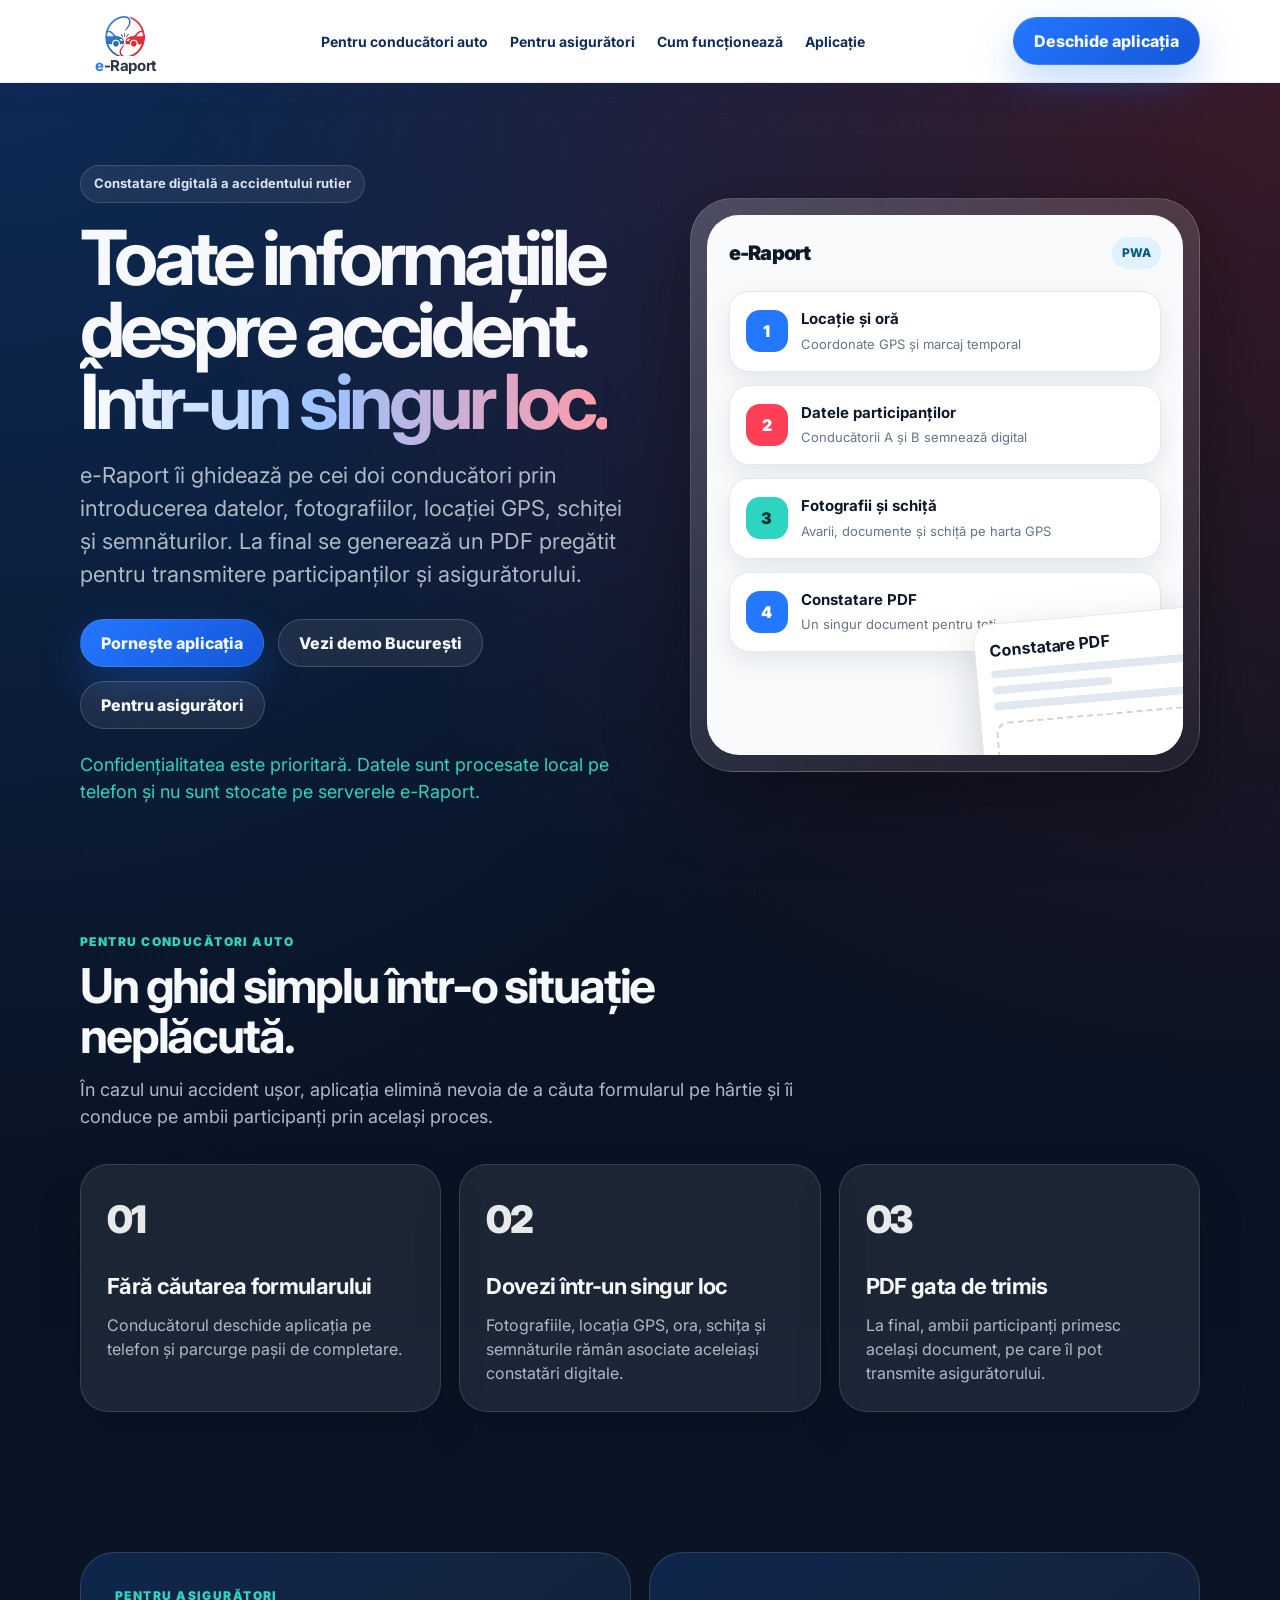
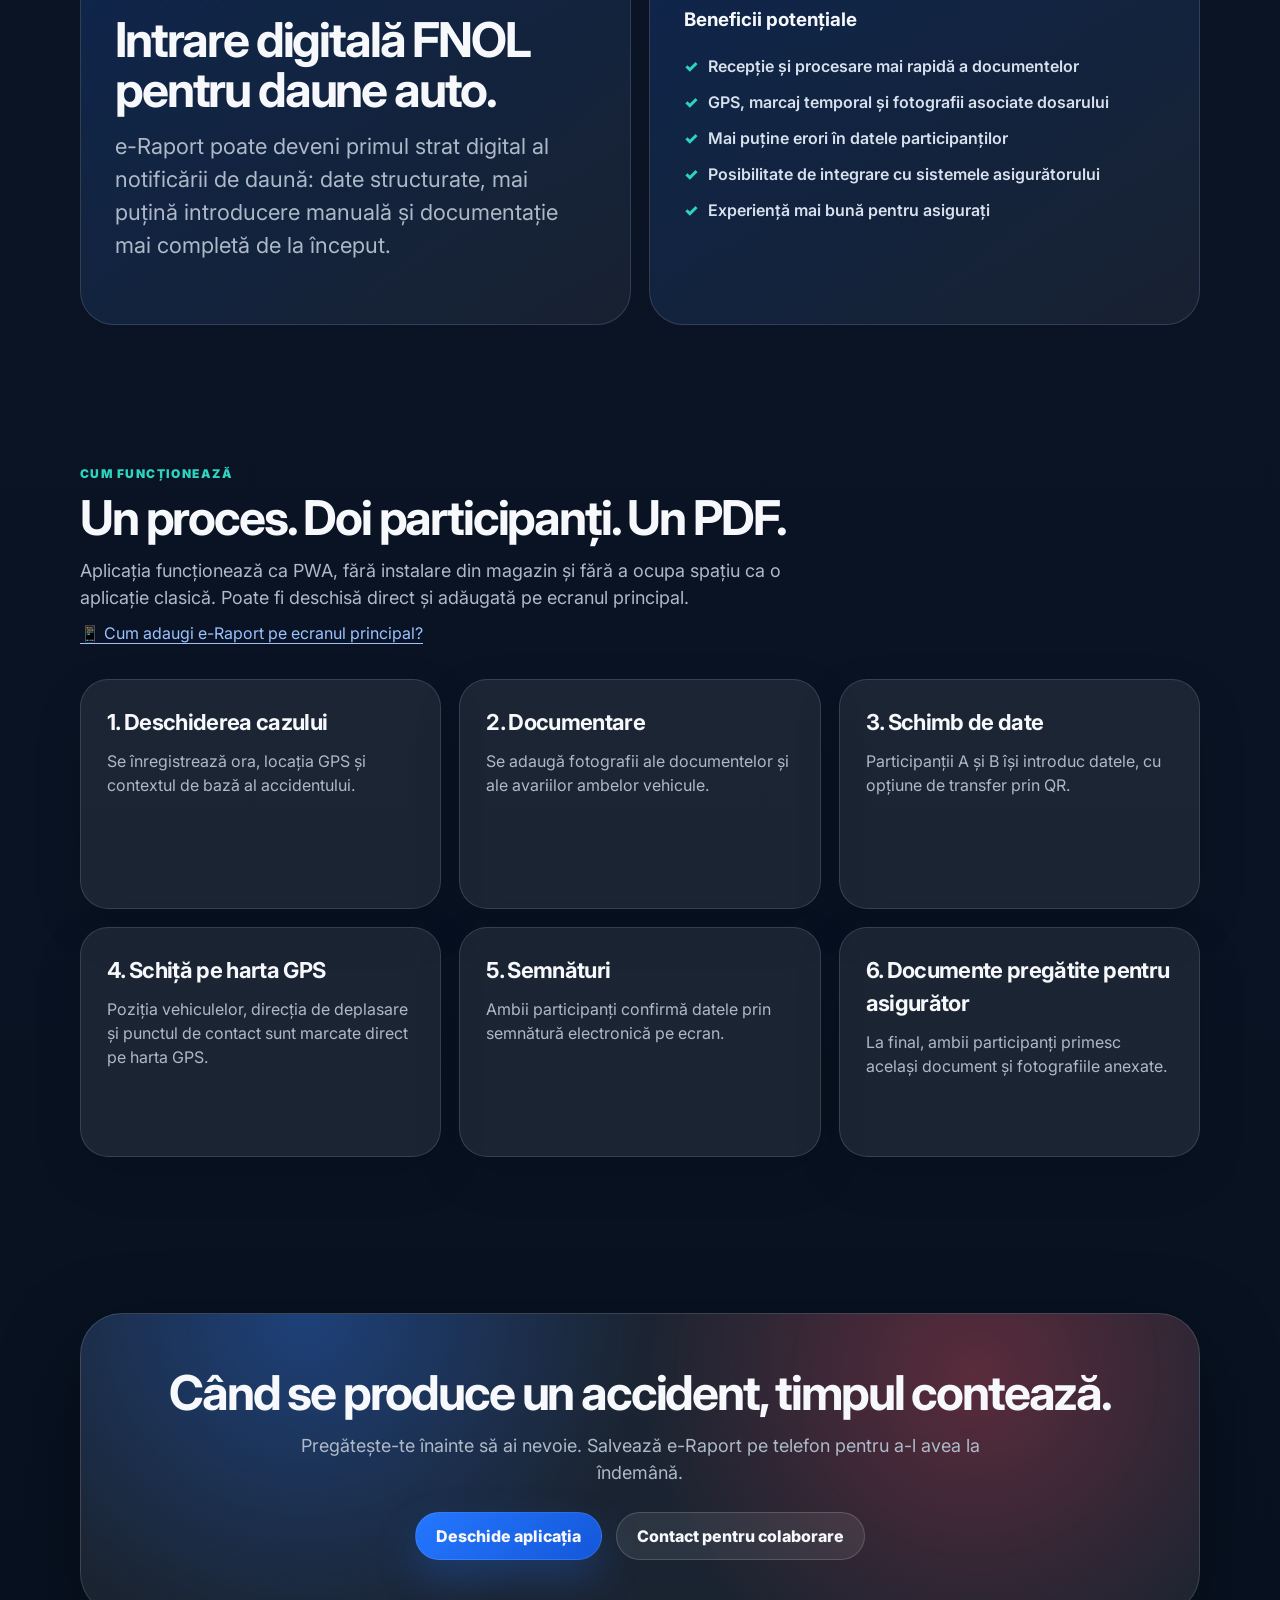
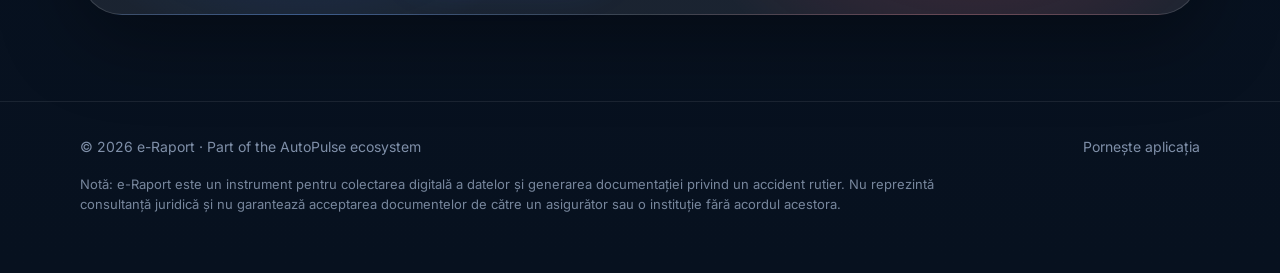
<file: index.html>
<!DOCTYPE html>
<html lang="ro" translate="no">
<head>
  <meta charset="UTF-8" />
  <meta name="google" content="notranslate" />
  <meta name="viewport" content="width=device-width, initial-scale=1.0" />
  <title>e-Raport România — Constatare amiabilă digitală</title>
  <meta name="description" content="e-Raport este un instrument digital pentru colectarea datelor, fotografiilor, locației GPS, schiței și semnăturilor după un accident rutier." />
  <link rel="preconnect" href="https://fonts.googleapis.com">
  <link rel="preconnect" href="https://fonts.gstatic.com" crossorigin>
  <link href="https://fonts.googleapis.com/css2?family=Inter:wght@400;500;600;700;800&display=swap" rel="stylesheet">
  <style>
    :root {
      --bg: #07111f;
      --bg-soft: #0d1b2f;
      --card: rgba(255,255,255,0.08);
      --card-border: rgba(255,255,255,0.13);
      --text: #f6f8fb;
      --muted: #aeb9c8;
      --blue: #2477ff;
      --red: #ff3f55;
      --green: #2dd4bf;
      --white: #ffffff;
      --shadow: 0 24px 80px rgba(0,0,0,0.35);
      --radius: 28px;
    }

    * { box-sizing: border-box; }

    html { scroll-behavior: smooth; }

    body {
      margin: 0;
      font-family: 'Inter', system-ui, -apple-system, BlinkMacSystemFont, 'Segoe UI', sans-serif;
      background:
        radial-gradient(circle at top left, rgba(36,119,255,0.26), transparent 32%),
        radial-gradient(circle at top right, rgba(255,63,85,0.22), transparent 30%),
        linear-gradient(180deg, #07111f 0%, #0a1425 45%, #07111f 100%);
      color: var(--text);
      line-height: 1.5;
    }

    a { color: inherit; text-decoration: none; }

    .brand-logo {
      height: 72px;
      width: auto;
      display: block;
    }

    .brand-lockup {
      display: inline-flex;
      flex-direction: column;
      align-items: center;
      justify-content: center;
      min-width: 92px;
      line-height: 1;
    }
    .brand-mark-crop {
      display: block;
      width: 64px;
      height: 46px;
      overflow: hidden;
      position: relative;
    }
    .brand-mark-crop img {
      position: absolute;
      width: 74px;
      height: 74px;
      max-width: none;
      left: 50%;
      top: -1px;
      transform: translateX(-50%);
    }
    .brand-wordmark {
      margin-top: 2px;
      color: #2d3441;
      font-weight: 700;
      font-size: 15px;
      letter-spacing: -0.03em;
    }
    .brand-wordmark .brand-e { color: #2477ff; }


    .container {
      width: min(1120px, calc(100% - 32px));
      margin: 0 auto;
    }

    header {
      position: sticky;
      top: 0;
      z-index: 50;
      backdrop-filter: blur(18px);
      background: #ffffff;
      border-bottom: 1px solid rgba(15,45,92,0.10);
      box-shadow: 0 10px 30px rgba(15,45,92,0.08);
    }

    .nav {
      display: flex;
      align-items: center;
      justify-content: space-between;
      min-height: 82px;
      gap: 20px;
    }

    .brand {
      display: flex;
      align-items: center;
      gap: 12px;
      font-weight: 800;
      letter-spacing: -0.03em;
      font-size: 22px;
    }

    .logo-mark {
      width: 42px;
      height: 42px;
      border-radius: 50%;
      background: conic-gradient(from 140deg, var(--blue), var(--blue) 43%, #fff 43%, #fff 47%, var(--red) 47%, var(--red));
      display: grid;
      place-items: center;
      box-shadow: 0 12px 30px rgba(36,119,255,0.22);
    }

    .logo-mark span {
      width: 20px;
      height: 20px;
      border-radius: 50%;
      background: rgba(7,17,31,0.92);
      display: block;
    }

    .nav-links {
      display: flex;
      align-items: center;
      gap: 22px;
      color: #0f2d5c;
      font-size: 14px;
      font-weight: 700;
    }

    .nav-links a:hover { color: var(--blue); }

    .btn {
      display: inline-flex;
      align-items: center;
      justify-content: center;
      gap: 10px;
      min-height: 48px;
      padding: 0 20px;
      border-radius: 999px;
      font-weight: 800;
      border: 1px solid rgba(255,255,255,0.16);
      background: rgba(255,255,255,0.08);
      color: var(--text);
      transition: transform .18s ease, background .18s ease, border .18s ease;
    }

    .btn:hover { transform: translateY(-2px); background: rgba(255,255,255,0.13); }

    .btn-primary {
      background: linear-gradient(135deg, var(--blue), #1457d9);
      border-color: rgba(255,255,255,0.1);
      box-shadow: 0 18px 42px rgba(36,119,255,0.28);
    }

    .btn-primary:hover { background: linear-gradient(135deg, #3182ff, #155eea); }

    .hero {
      padding: 82px 0 58px;
    }

    .hero-grid {
      display: grid;
      grid-template-columns: 1.05fr .95fr;
      gap: 46px;
      align-items: center;
    }

    .badge {
      display: inline-flex;
      align-items: center;
      gap: 8px;
      padding: 8px 13px;
      border: 1px solid rgba(255,255,255,0.14);
      background: rgba(255,255,255,0.07);
      color: #dce6f5;
      border-radius: 999px;
      font-size: 13px;
      font-weight: 700;
      margin-bottom: 18px;
    }

    h1 {
      font-size: clamp(42px, 6vw, 76px);
      line-height: .95;
      margin: 0 0 22px;
      letter-spacing: -0.065em;
    }

    .gradient-text {
      background: linear-gradient(90deg, #fff, #9cc2ff 46%, #ff9aa7);
      -webkit-background-clip: text;
      color: transparent;
    }

    .lead {
      color: var(--muted);
      font-size: clamp(18px, 2.2vw, 22px);
      max-width: 650px;
      margin: 0 0 28px;
    }

    .hero-actions { display: flex; flex-wrap: wrap; gap: 14px; margin-bottom: 22px; }

    .microcopy { color: var(--green); font-size: 18px; margin: 0; }

    .phone-card {
      position: relative;
      border-radius: 42px;
      padding: 16px;
      background: linear-gradient(145deg, rgba(255,255,255,0.2), rgba(255,255,255,0.05));
      border: 1px solid rgba(255,255,255,0.16);
      box-shadow: var(--shadow);
      overflow: hidden;
    }

    .phone-screen {
      border-radius: 32px;
      background: #f8fafc;
      color: #0f172a;
      padding: 22px;
      min-height: 540px;
      position: relative;
      overflow: hidden;
    }

    .app-top {
      display: flex;
      align-items: center;
      justify-content: space-between;
      margin-bottom: 22px;
    }

    .app-title { font-weight: 900; font-size: 20px; letter-spacing: -0.04em; }

    .pill { font-size: 12px; font-weight: 800; color: #075985; background: #e0f2fe; padding: 7px 10px; border-radius: 999px; }

    .step-card {
      background: #fff;
      border: 1px solid #e5e7eb;
      box-shadow: 0 10px 26px rgba(15,23,42,0.08);
      border-radius: 20px;
      padding: 16px;
      margin-bottom: 13px;
      display: flex;
      align-items: center;
      gap: 13px;
    }

    .step-icon {
      width: 42px;
      height: 42px;
      border-radius: 14px;
      display: grid;
      place-items: center;
      color: white;
      font-weight: 900;
      flex: 0 0 auto;
    }

    .step-icon.blue { background: var(--blue); }
    .step-icon.red { background: var(--red); }
    .step-icon.green { background: var(--green); color: #042f2e; }

    .step-card strong { display: block; font-size: 15px; }
    .step-card span { color: #64748b; font-size: 13px; }

    .pdf-preview {
      position: absolute;
      right: -26px;
      bottom: -32px;
      width: 230px;
      background: #fff;
      border: 1px solid #e5e7eb;
      border-radius: 18px;
      box-shadow: 0 18px 45px rgba(15,23,42,0.18);
      padding: 14px;
      transform: rotate(-5deg);
    }

    .pdf-line { height: 8px; border-radius: 99px; background: #e2e8f0; margin: 8px 0; }
    .pdf-line.short { width: 60%; }
    .pdf-box { height: 58px; border-radius: 12px; border: 2px dashed #cbd5e1; margin-top: 12px; }

    section { padding: 70px 0; }

    .section-head { max-width: 760px; margin-bottom: 34px; }
    .eyebrow { color: var(--green); font-weight: 900; text-transform: uppercase; letter-spacing: .12em; font-size: 12px; }
    h2 { font-size: clamp(32px, 4vw, 48px); line-height: 1.05; margin: 10px 0 14px; letter-spacing: -0.045em; }
    .section-head p { color: var(--muted); font-size: 18px; margin: 0; }

    .cards {
      display: grid;
      grid-template-columns: repeat(3, 1fr);
      gap: 18px;
    }

    .card {
      background: var(--card);
      border: 1px solid var(--card-border);
      border-radius: var(--radius);
      padding: 26px;
      min-height: 230px;
      box-shadow: 0 18px 50px rgba(0,0,0,0.12);
    }

    .card h3 { margin: 0 0 10px; font-size: 22px; letter-spacing: -0.03em; }
    .card p { margin: 0; color: var(--muted); }
    .card .num { font-size: 38px; font-weight: 900; letter-spacing: -0.06em; color: #fff; opacity: .9; margin-bottom: 22px; }

    .split {
      display: grid;
      grid-template-columns: 1fr 1fr;
      gap: 18px;
    }

    .feature-list { list-style: none; padding: 0; margin: 20px 0 0; display: grid; gap: 12px; }
    .feature-list li {
      display: flex;
      align-items: flex-start;
      gap: 10px;
      color: #d7e0ec;
      font-weight: 600;
    }
    .check { color: var(--green); font-weight: 900; }

    .dark-panel {
      background: linear-gradient(145deg, rgba(36,119,255,0.18), rgba(255,255,255,0.06));
      border: 1px solid rgba(255,255,255,0.13);
      border-radius: 34px;
      padding: 34px;
    }

    .cta {
      padding: 86px 0;
    }

    .cta-box {
      text-align: center;
      border-radius: 42px;
      padding: 54px 28px;
      background:
        radial-gradient(circle at 20% 0%, rgba(36,119,255,0.35), transparent 36%),
        radial-gradient(circle at 80% 20%, rgba(255,63,85,0.28), transparent 36%),
        rgba(255,255,255,0.08);
      border: 1px solid rgba(255,255,255,0.14);
      box-shadow: var(--shadow);
    }

    .cta-box h2 { margin-top: 0; }
    .cta-box p { color: var(--muted); font-size: 18px; max-width: 720px; margin: 0 auto 26px; }

    footer {
      padding: 34px 0 46px;
      color: #7f8fa8;
      border-top: 1px solid rgba(255,255,255,0.08);
      font-size: 14px;
    }

    .footer-row {
      display: flex;
      align-items: center;
      justify-content: space-between;
      gap: 20px;
      flex-wrap: wrap;
    }

    .disclaimer {
      margin-top: 18px;
      color: #77869c;
      font-size: 13px;
      max-width: 900px;
    }

    @media (max-width: 900px) {
      .hero-grid, .split { grid-template-columns: 1fr; }
      .cards { grid-template-columns: 1fr; }
      .nav-links { display: none; }
      .hero { padding-top: 54px; }
      .phone-screen { min-height: 490px; }
    }

    @media (max-width: 520px) {
      .container { width: min(100% - 22px, 1120px); }
      .brand { font-size: 19px; }
      .brand-logo { height: 58px; }
      h1 { font-size: 44px; }
      .lead { font-size: 17px; }
      .hero-actions .btn { width: 100%; }
      .phone-card { border-radius: 30px; padding: 10px; }
      .phone-screen { border-radius: 24px; padding: 16px; }
      section { padding: 52px 0; }
      .card, .dark-panel { padding: 22px; border-radius: 24px; }
      .pdf-preview { width: 195px; }
    }
  
    #vozaci,
    #osiguravaci,
    #kako-radi {
      scroll-margin-top: 100px;
    }

  
    .install-help-link {
      display: inline-flex;
      margin-top: 10px;
      color: #9cc2ff;
      font-weight: 800;
      background: transparent;
      border: 0;
      padding: 0;
      cursor: pointer;
      font: inherit;
      text-decoration: underline;
      text-underline-offset: 4px;
    }

    .install-modal {
      position: fixed;
      inset: 0;
      z-index: 200;
      display: none;
      align-items: center;
      justify-content: center;
      padding: 22px;
      background: rgba(3, 10, 22, 0.72);
      backdrop-filter: blur(10px);
    }

    .install-modal.is-open {
      display: flex;
    }

    .install-modal-card {
      position: relative;
      width: min(720px, 100%);
      max-height: min(86vh, 760px);
      overflow-y: auto;
      border-radius: 28px;
      background: #ffffff;
      color: #0f172a;
      box-shadow: 0 30px 90px rgba(0,0,0,0.35);
      padding: 34px;
    }

    .install-modal-close {
      position: absolute;
      top: 16px;
      right: 16px;
      width: 42px;
      height: 42px;
      border-radius: 999px;
      border: 1px solid #dbe3ef;
      background: #f8fafc;
      color: #0f2d5c;
      font-size: 24px;
      line-height: 1;
      cursor: pointer;
      font-weight: 800;
    }

    .install-modal-card h2 {
      color: #0f2d5c;
      margin: 0 52px 12px 0;
      font-size: clamp(26px, 4vw, 38px);
    }

    .install-modal-card p {
      color: #475569;
      margin: 0 0 22px;
    }

    .install-grid {
      display: grid;
      grid-template-columns: 1fr 1fr;
      gap: 16px;
    }

    .install-box {
      border: 1px solid #e2e8f0;
      border-radius: 20px;
      padding: 20px;
      background: #f8fafc;
    }

    .install-box h3 {
      margin: 0 0 12px;
      color: #0f2d5c;
      font-size: 20px;
    }

    .install-box ol {
      margin: 0;
      padding-left: 20px;
      color: #334155;
    }

    .install-box li {
      margin: 8px 0;
    }

    @media (max-width: 720px) {
      .install-modal {
        align-items: flex-end;
        padding: 12px;
      }

      .install-modal-card {
        border-radius: 24px 24px 18px 18px;
        padding: 28px 20px 22px;
        max-height: 88vh;
      }

      .install-grid {
        grid-template-columns: 1fr;
      }
    }

  
    .mobile-menu-toggle {
      display: none;
      width: 46px;
      height: 46px;
      border: 1px solid rgba(15,45,92,0.14);
      border-radius: 14px;
      background: #f8fafc;
      align-items: center;
      justify-content: center;
      flex-direction: column;
      gap: 5px;
      cursor: pointer;
    }

    .mobile-menu-toggle span {
      width: 22px;
      height: 2px;
      border-radius: 999px;
      background: #0f2d5c;
      display: block;
    }

    .mobile-menu {
      display: none;
      position: sticky;
      top: 82px;
      z-index: 49;
      background: #ffffff;
      border-bottom: 1px solid rgba(15,45,92,0.10);
      box-shadow: 0 14px 28px rgba(15,45,92,0.08);
      padding: 10px 16px 16px;
    }

    .mobile-menu.is-open {
      display: grid;
      gap: 8px;
    }

    .mobile-menu a {
      color: #0f2d5c;
      font-weight: 800;
      padding: 14px 16px;
      border-radius: 14px;
      background: #f8fafc;
      border: 1px solid #e2e8f0;
    }

    .mobile-menu a:hover {
      color: var(--blue);
      background: #eef5ff;
    }

    @media (max-width: 900px) {
      .mobile-menu-toggle {
        display: inline-flex;
      }

      .nav {
        gap: 12px;
      }

      .nav-cta {
        min-height: 44px;
        padding: 0 16px;
        font-size: 14px;
      }
    }

    @media (max-width: 520px) {
      .mobile-menu {
        top: 82px;
      }
    }

  
    @media (max-width: 900px) {
      .nav {
        display: grid;
        grid-template-columns: auto 1fr auto;
        align-items: center;
        gap: 10px;
      }

      .brand {
        justify-self: start;
      }

      .nav-cta {
        justify-self: center;
        grid-column: 2;
        grid-row: 1;
        min-height: 44px;
        padding: 0 16px;
        font-size: 14px;
        white-space: nowrap;
      }

      .mobile-menu-toggle {
        justify-self: end;
        grid-column: 3;
        grid-row: 1;
      }
    }

    @media (max-width: 520px) {
      .nav {
        grid-template-columns: auto 1fr auto;
      }

      .nav-cta {
        display: inline-flex;
        min-height: 36px;
        padding: 0 10px;
        font-size: 12px;
      }

      .brand-logo {
        height: 54px;
      }
    }

  </style>
</head>
<body>
  <header>
    <div class="container nav">
      <a href="#top" class="brand" aria-label="e-Raport - pagina principală">
        <span class="brand-lockup" aria-label="e-Raport">
          <span class="brand-mark-crop"><img src="logo.png" alt="" aria-hidden="true"></span>
          <span class="brand-wordmark"><span class="brand-e">e</span>-Raport</span>
        </span>
      </a>
      <nav class="nav-links" aria-label="Navigație principală">
        <a href="#vozaci">Pentru conducători auto</a>
        <a href="#osiguravaci">Pentru asigurători</a>
        <a href="#kako-radi">Cum funcționează</a>
        <a href="app/" >Aplicație</a>
      </nav>
      <button class="mobile-menu-toggle" type="button" aria-label="Deschide meniul" aria-expanded="false" aria-controls="mobileMenu">
        <span></span>
        <span></span>
        <span></span>
      </button>
      <a class="btn btn-primary nav-cta" href="app/" >Deschide aplicația</a>
    </div>
  </header>

  <div class="mobile-menu" id="mobileMenu" aria-hidden="true">
    <a href="#vozaci">Pentru conducători auto</a>
    <a href="#osiguravaci">Pentru asigurători</a>
    <a href="#kako-radi">Cum funcționează</a>
    <a href="app/" >Aplicație</a>
  </div>


  <main id="top">
    <section class="hero">
      <div class="container hero-grid">
        <div>
          <div class="badge">Constatare digitală a accidentului rutier</div>
          <h1>Toate informațiile despre accident.<br><span class="gradient-text">Într-un singur loc.</span></h1>
          <p class="lead">e-Raport îi ghidează pe cei doi conducători prin introducerea datelor, fotografiilor, locației GPS, schiței și semnăturilor. La final se generează un PDF pregătit pentru transmitere participanților și asigurătorului.</p>
          <div class="hero-actions">
            <a class="btn btn-primary" href="app/" >Pornește aplicația</a>
            <a class="btn" href="demo-bucuresti.html">Vezi demo București</a>
            <a class="btn" href="#osiguravaci">Pentru asigurători</a>
          </div>
          <p class="microcopy">Confidențialitatea este prioritară. Datele sunt procesate local pe telefon și nu sunt stocate pe serverele e-Raport.</p>
          
        </div>

        <div class="phone-card" aria-label="Previzualizare aplicație e-Raport">
          <div class="phone-screen">
            <div class="app-top">
              <div class="app-title">e-Raport</div>
              <div class="pill">PWA</div>
            </div>

            <div class="step-card">
              <div class="step-icon blue">1</div>
              <div><strong>Locație și oră</strong><span>Coordonate GPS și marcaj temporal</span></div>
            </div>
            <div class="step-card">
              <div class="step-icon red">2</div>
              <div><strong>Datele participanților</strong><span>Conducătorii A și B semnează digital</span></div>
            </div>
            <div class="step-card">
              <div class="step-icon green">3</div>
              <div><strong>Fotografii și schiță</strong><span>Avarii, documente și schiță pe harta GPS</span></div>
            </div>
            <div class="step-card">
              <div class="step-icon blue">4</div>
              <div><strong>Constatare PDF</strong><span>Un singur document pentru toți</span></div>
            </div>

            <div class="pdf-preview" aria-hidden="true">
              <strong>Constatare PDF</strong>
              <div class="pdf-line"></div>
              <div class="pdf-line short"></div>
              <div class="pdf-line"></div>
              <div class="pdf-box"></div>
            </div>
          </div>
        </div>
      </div>
    </section>

    <section id="vozaci">
      <div class="container">
        <div class="section-head">
          <div class="eyebrow">Pentru conducători auto</div>
          <h2>Un ghid simplu într-o situație neplăcută.</h2>
          <p>În cazul unui accident ușor, aplicația elimină nevoia de a căuta formularul pe hârtie și îi conduce pe ambii participanți prin același proces.</p>
        </div>
        <div class="cards">
          <article class="card">
            <div class="num">01</div>
            <h3>Fără căutarea formularului</h3>
            <p>Conducătorul deschide aplicația pe telefon și parcurge pașii de completare.</p>
          </article>
          <article class="card">
            <div class="num">02</div>
            <h3>Dovezi într-un singur loc</h3>
            <p>Fotografiile, locația GPS, ora, schița și semnăturile rămân asociate aceleiași constatări digitale.</p>
          </article>
          <article class="card">
            <div class="num">03</div>
            <h3>PDF gata de trimis</h3>
            <p>La final, ambii participanți primesc același document, pe care îl pot transmite asigurătorului.</p>
          </article>
        </div>
      </div>
    </section>

    <section id="osiguravaci">
      <div class="container split">
        <div class="dark-panel">
          <div class="eyebrow">Pentru asigurători</div>
          <h2>Intrare digitală FNOL pentru daune auto.</h2>
          <p class="lead">e-Raport poate deveni primul strat digital al notificării de daună: date structurate, mai puțină introducere manuală și documentație mai completă de la început.</p>
        </div>
        <div class="dark-panel">
          <h3>Beneficii potențiale</h3>
          <ul class="feature-list">
            <li><span class="check">✓</span><span>Recepție și procesare mai rapidă a documentelor</span></li>
            <li><span class="check">✓</span><span>GPS, marcaj temporal și fotografii asociate dosarului</span></li>
            <li><span class="check">✓</span><span>Mai puține erori în datele participanților</span></li>
            <li><span class="check">✓</span><span>Posibilitate de integrare cu sistemele asigurătorului</span></li>
            <li><span class="check">✓</span><span>Experiență mai bună pentru asigurați</span></li>
          </ul>
        </div>
      </div>
    </section>

    <section id="kako-radi">
      <div class="container">
        <div class="section-head">
          <div class="eyebrow">Cum funcționează</div>
          <h2>Un proces. Doi participanți. Un PDF.</h2>
          <p>Aplicația funcționează ca PWA, fără instalare din magazin și fără a ocupa spațiu ca o aplicație clasică. Poate fi deschisă direct și adăugată pe ecranul principal.</p>
          <button class="install-help-link" type="button" data-install-open>
            📱 Cum adaugi e-Raport pe ecranul principal?
          </button>
        </div>
        <div class="cards">
          <article class="card">
            <h3>1. Deschiderea cazului</h3>
            <p>Se înregistrează ora, locația GPS și contextul de bază al accidentului.</p>
          </article>
          <article class="card">
            <h3>2. Documentare</h3>
            <p>Se adaugă fotografii ale documentelor și ale avariilor ambelor vehicule.</p>
          </article>
          <article class="card">
            <h3>3. Schimb de date</h3>
            <p>Participanții A și B își introduc datele, cu opțiune de transfer prin QR.</p>
          </article>
          <article class="card">
            <h3>4. Schiță pe harta GPS</h3>
            <p>Poziția vehiculelor, direcția de deplasare și punctul de contact sunt marcate direct pe harta GPS.</p>
          </article>
          <article class="card">
            <h3>5. Semnături</h3>
            <p>Ambii participanți confirmă datele prin semnătură electronică pe ecran.</p>
          </article>
          <article class="card">
            <h3>6. Documente pregătite pentru asigurător</h3>
            <p>La final, ambii participanți primesc același document și fotografiile anexate.</p>
          </article>
        </div>
      </div>
    </section>

    <section class="cta">
      <div class="container">
        <div class="cta-box">
          <h2>Când se produce un accident, timpul contează.</h2>
          <p>Pregătește-te înainte să ai nevoie. Salvează e-Raport pe telefon pentru a-l avea la îndemână.</p>
          <div class="hero-actions" style="justify-content:center; margin-bottom:0;">
            <a class="btn btn-primary" href="app/" >Deschide aplicația</a>
            <a class="btn" href="mailto:kontakt@e-izvestaj.rs">Contact pentru colaborare</a>
          </div>
        </div>
      </div>
    </section>
  </main>

  <footer>
    <div class="container">
      <div class="footer-row">
        <div>© 2026 e-Raport · Part of the AutoPulse ecosystem</div>
        <div><a href="app/" >Pornește aplicația</a></div>
      </div>
      <p class="disclaimer">Notă: e-Raport este un instrument pentru colectarea digitală a datelor și generarea documentației privind un accident rutier. Nu reprezintă consultanță juridică și nu garantează acceptarea documentelor de către un asigurător sau o instituție fără acordul acestora.</p>
    </div>
  </footer>

  <div class="install-modal" id="installModal" aria-hidden="true">
    <div class="install-modal-card" role="dialog" aria-modal="true" aria-labelledby="installModalTitle">
      <button class="install-modal-close" type="button" data-install-close aria-label="Închide">×</button>
      <h2 id="installModalTitle">Cum adaugi e-Raport pe ecranul principal?</h2>
      <p>e-Raport este o aplicație PWA. Nu trebuie instalată din magazin; o poți salva ca scurtătură pe telefon.</p>

      <div class="install-grid">
        <div class="install-box">
          <h3>iPhone / iOS Safari</h3>
          <ol>
            <li>Deschide aplicația în Safari.</li>
            <li>Apasă pictograma <strong>Share</strong>.</li>
            <li>Alege <strong>Add to Home Screen</strong>.</li>
            <li>Confirmă cu <strong>Add</strong>.</li>
          </ol>
        </div>

        <div class="install-box">
          <h3>Android / Chrome</h3>
          <ol>
            <li>Deschide aplicația în Chrome.</li>
            <li>Apasă meniul cu trei puncte.</li>
            <li>Alege <strong>Add to Home screen</strong> sau <strong>Install app</strong>.</li>
            <li>Confirmă instalarea/scurtătura.</li>
          </ol>
        </div>
      </div>
    </div>
  </div>

  <script>
    (function () {
      const modal = document.getElementById('installModal');
      const openButtons = document.querySelectorAll('[data-install-open]');
      const closeButtons = document.querySelectorAll('[data-install-close]');

      function openModal() {
        modal.classList.add('is-open');
        modal.setAttribute('aria-hidden', 'false');
        document.body.style.overflow = 'hidden';
      }

      function closeModal() {
        modal.classList.remove('is-open');
        modal.setAttribute('aria-hidden', 'true');
        document.body.style.overflow = '';
      }

      openButtons.forEach(button => button.addEventListener('click', openModal));
      closeButtons.forEach(button => button.addEventListener('click', closeModal));

      modal.addEventListener('click', function (event) {
        if (event.target === modal) closeModal();
      });

      document.addEventListener('keydown', function (event) {
        if (event.key === 'Escape' && modal.classList.contains('is-open')) closeModal();
      });
    })();
  </script>


  <script>
    (function () {
      const toggle = document.querySelector('.mobile-menu-toggle');
      const menu = document.getElementById('mobileMenu');

      if (!toggle || !menu) return;

      function closeMenu() {
        menu.classList.remove('is-open');
        menu.setAttribute('aria-hidden', 'true');
        toggle.setAttribute('aria-expanded', 'false');
      }

      function toggleMenu() {
        const isOpen = menu.classList.toggle('is-open');
        menu.setAttribute('aria-hidden', String(!isOpen));
        toggle.setAttribute('aria-expanded', String(isOpen));
      }

      toggle.addEventListener('click', toggleMenu);

      menu.querySelectorAll('a').forEach(function (link) {
        link.addEventListener('click', closeMenu);
      });

      window.addEventListener('resize', function () {
        if (window.innerWidth > 900) closeMenu();
      });

      document.addEventListener('keydown', function (event) {
        if (event.key === 'Escape') closeMenu();
      });
    })();
  </script>

</body>
</html>
</file>
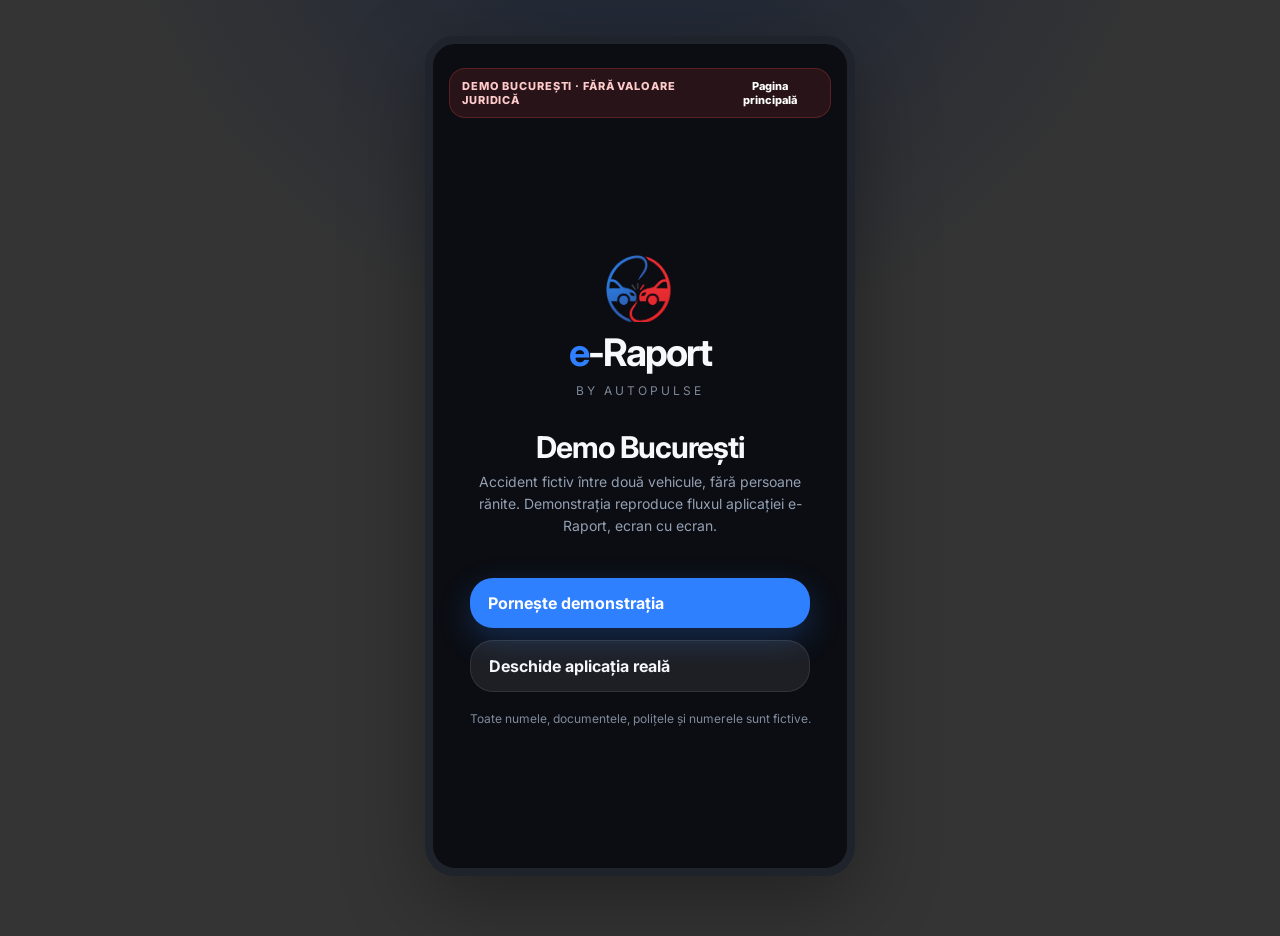
<file: demo-bucuresti.html>
<!doctype html>
<html lang="ro" translate="no">
<head>
<meta charset="utf-8">
<meta name="google" content="notranslate">
<meta name="viewport" content="width=device-width,initial-scale=1,viewport-fit=cover">
<title>e-Raport România · Demo București</title>
<link rel="preconnect" href="https://fonts.googleapis.com">
<link rel="preconnect" href="https://fonts.gstatic.com" crossorigin>
<link href="https://fonts.googleapis.com/css2?family=Inter:wght@400;500;600;700;800&display=swap" rel="stylesheet">
<style>
:root{--bg:#0b0d12;--card:#141821;--card2:#111722;--line:rgba(255,255,255,.09);--text:#f7f8fb;--muted:#8e98aa;--blue:#2f80ff;--blue2:#56a2ff;--yellow:#f4bf35;--green:#18b981;--red:#ef4444;--shadow:0 25px 80px rgba(0,0,0,.35)}
*{box-sizing:border-box}html,body{margin:0;min-height:100%;font-family:Inter,system-ui,sans-serif;background:#333;color:var(--text)}body{min-height:100vh}.stage{min-height:100vh;display:flex;align-items:flex-start;justify-content:center;padding:28px 14px 60px;background:radial-gradient(circle at 50% -20%,#192337 0,#343434 42%,#343434 100%)}
.phone{width:min(100%,430px);min-height:820px;background:var(--bg);border-radius:0;overflow:hidden;position:relative;box-shadow:var(--shadow);border:1px solid rgba(255,255,255,.04)}
@media(min-width:700px){.phone{border-radius:30px;margin-top:8px;border:8px solid #1f232b}}
.app{min-height:804px;padding:24px 16px 32px;position:relative}.demo-ribbon{display:flex;align-items:center;justify-content:space-between;gap:10px;margin-bottom:18px;padding:9px 12px;border-radius:16px;background:rgba(239,68,68,.13);border:1px solid rgba(239,68,68,.25);font-size:11px;font-weight:800;letter-spacing:.08em;text-transform:uppercase;color:#fecaca}.demo-ribbon button{border:0;background:transparent;color:#fff;cursor:pointer;font:inherit;letter-spacing:0;text-transform:none}.header{display:flex;align-items:center;justify-content:space-between;margin-bottom:18px}.back{appearance:none;border:0;background:transparent;color:#aeb8c8;font:600 14px Inter;cursor:pointer;padding:6px 0}.id{font-size:12px;color:#707b8e;text-align:right}.progress-card,.card{border-radius:28px;border:1px solid var(--line);background:rgba(20,24,33,.92);box-shadow:0 18px 50px rgba(0,0,0,.18)}.progress-card{padding:16px;margin-bottom:18px}.bartrack{height:7px;border-radius:99px;background:#242b37;overflow:hidden}.bar{height:100%;background:linear-gradient(90deg,var(--blue),var(--blue2));border-radius:99px;transition:width .35s ease}.progress-meta{display:flex;justify-content:space-between;margin-top:12px;font-size:11px;text-transform:uppercase;letter-spacing:.18em;color:#687487}.screen{animation:in .22s ease}@keyframes in{from{opacity:0;transform:translateY(7px)}to{opacity:1;transform:none}}h1{font-size:30px;line-height:1.06;margin:0 0 8px;letter-spacing:-.04em}h2{font-size:21px;margin:0 0 12px;letter-spacing:-.025em}.subtitle{font-size:14px;line-height:1.55;color:#94a0b2;margin:0 0 18px}.card{padding:18px;margin:14px 0}.section-label{font-size:11px;text-transform:uppercase;letter-spacing:.19em;color:#6e7a8d;margin:0 0 10px}.grid2{display:grid;grid-template-columns:1fr 1fr;gap:11px}.field{display:block;margin:12px 0}.field label{display:block;font-size:13px;color:#a6b0c0;margin:0 0 7px}.input,.select{width:100%;min-height:50px;border-radius:16px;border:2px solid rgba(47,128,255,.30);background:#151b25;color:#fff;padding:13px 14px;font:500 15px Inter;outline:none;transition:.18s}.input.yellow{border-color:rgba(244,191,53,.35)}.input.filling{border-color:rgba(86,162,255,.9);box-shadow:0 0 0 3px rgba(47,128,255,.10)}.input[readonly]{cursor:default}.btn{width:100%;border:0;border-radius:23px;padding:15px 18px;font:700 16px Inter;text-align:left;color:#fff;background:var(--blue);cursor:pointer;box-shadow:0 12px 32px rgba(47,128,255,.25);transition:.15s}.btn:active{transform:scale(.99)}.btn.secondary{background:rgba(255,255,255,.08);box-shadow:none;border:1px solid var(--line);color:#f2f5fa}.btn.success{background:var(--green)}.btnrow{display:grid;grid-template-columns:1fr 1fr;gap:10px;margin-top:16px}.choice{display:grid;grid-template-columns:1fr 1fr;gap:9px}.choice button,.pill{border:1px solid var(--line);border-radius:17px;background:#151a23;color:#9aa6b8;padding:12px 10px;font:600 14px Inter;text-align:center}.choice button.on{background:rgba(47,128,255,.16);border-color:rgba(47,128,255,.55);color:#dbeaff}.warn{padding:12px 14px;border-radius:17px;border:1px solid rgba(245,158,11,.24);background:rgba(245,158,11,.08);color:#fde6a9;font-size:13px;line-height:1.45}.ok{padding:12px 14px;border-radius:17px;border:1px solid rgba(24,185,129,.25);background:rgba(24,185,129,.10);color:#c8f7e6;font-size:13px;line-height:1.45}.map{height:170px;border-radius:22px;overflow:hidden;position:relative;background:#e8ebef;border:1px solid rgba(255,255,255,.08);margin-top:12px}.map:before,.map:after{content:"";position:absolute;inset:-20%;background:repeating-linear-gradient(25deg,transparent 0 28px,#cfd5dc 29px 34px,transparent 35px 68px)}.map:after{transform:rotate(80deg);opacity:.7}.road{position:absolute;left:-5%;right:-5%;top:72px;height:32px;background:#c0c7cf;transform:rotate(-7deg);z-index:2}.pin{position:absolute;left:52%;top:50%;width:22px;height:22px;border-radius:50% 50% 50% 0;background:#e53935;transform:translate(-50%,-50%) rotate(-45deg);z-index:5;box-shadow:0 4px 12px rgba(0,0,0,.3)}.pin:after{content:"";width:8px;height:8px;background:white;border-radius:50%;position:absolute;left:7px;top:7px}.maplabel{position:absolute;left:12px;right:12px;bottom:10px;z-index:6;background:rgba(255,255,255,.92);color:#26303b;padding:9px 11px;border-radius:12px;font-size:11px;font-weight:700}.photos{display:grid;grid-template-columns:1fr 1fr;gap:10px}.photo{border-radius:18px;overflow:hidden;border:1px solid var(--line);background:#0d1118;position:relative;min-height:108px}.photo img{width:100%;height:100%;aspect-ratio:1.35;object-fit:cover;display:block}.photo span{position:absolute;left:8px;bottom:8px;background:rgba(3,8,15,.82);padding:5px 7px;border-radius:9px;font-size:10px;font-weight:700}.document{overflow:hidden;border-radius:20px;border:1px solid var(--line);background:white}.document img{display:block;width:100%}.checks{display:grid;gap:9px}.check{display:flex;align-items:center;gap:10px;background:#151a23;border:1px solid var(--line);border-radius:16px;padding:12px 13px;color:#c8d0dc;font-size:13px}.box{width:21px;height:21px;border-radius:6px;border:2px solid #566174;display:grid;place-items:center;font-weight:900}.check.on .box{background:var(--blue);border-color:var(--blue)}.check.on .box:after{content:"✓";font-size:14px}.sketch{border-radius:22px;overflow:hidden;background:white;border:1px solid var(--line)}.sketch img{width:100%;display:block}.qr{width:210px;height:210px;margin:12px auto;border:13px solid white;border-radius:16px;background-color:white;background-image:linear-gradient(90deg,#111 11px,transparent 11px),linear-gradient(#111 11px,transparent 11px);background-size:29px 29px;position:relative}.qr:before,.qr:after{content:"";position:absolute;width:52px;height:52px;border:10px solid #111;background:white}.qr:before{left:4px;top:4px}.qr:after{right:4px;bottom:4px}.summary{display:grid;gap:10px}.summary-row{display:flex;justify-content:space-between;gap:20px;padding:12px 0;border-bottom:1px solid rgba(255,255,255,.07);font-size:13px}.summary-row span:first-child{color:#7f8a9c}.summary-row span:last-child{text-align:right;color:#f5f7fb;font-weight:600}.sig{height:120px;border-radius:20px;background:#fff;color:#18304d;display:flex;align-items:center;justify-content:center;font-family:"Brush Script MT",cursive;font-size:34px;transform:rotate(-3deg);margin-top:8px;position:relative}.sig:after{content:"DEMO";position:absolute;right:9px;bottom:8px;font:800 9px Inter;color:#e53935;letter-spacing:.14em}.pdf-card{background:#f8fafc;color:#122033;border-radius:22px;padding:18px;box-shadow:0 18px 50px rgba(0,0,0,.25)}.pdf-head{display:flex;justify-content:space-between;gap:12px;border-bottom:1px solid #d9dee6;padding-bottom:12px;margin-bottom:12px}.pdf-title{font-size:18px;font-weight:800}.pdf-demo{font-size:10px;font-weight:900;color:#c62828}.pdf-lines{display:grid;gap:8px}.pdf-line{height:8px;border-radius:9px;background:#d7dde6}.pdf-line:nth-child(2){width:78%}.pdf-line:nth-child(3){width:90%}.pdf-line:nth-child(4){width:65%}.splash{min-height:700px;display:flex;flex-direction:column;align-items:center;justify-content:center;text-align:center}.brandmark{width:110px;height:78px;overflow:hidden;position:relative}.brandmark img{position:absolute;width:120px;height:120px;left:50%;top:0;transform:translateX(-50%)}.brandname{font-size:38px;font-weight:700;letter-spacing:-.05em;margin-top:7px}.brandname .e{color:var(--blue)}.by{margin-top:8px;color:#7c8798;font-size:12px;text-transform:uppercase;letter-spacing:.25em}.home-actions{display:grid;gap:12px;margin-top:24px}.demo-note{font-size:12px;color:#7f8a9c;line-height:1.5;text-align:center;margin-top:18px}.typing-dot{display:inline-block;width:5px;height:14px;background:#69a9ff;margin-left:3px;vertical-align:-2px;animation:blink .75s steps(1) infinite}@keyframes blink{50%{opacity:0}}.hide{display:none!important}.footer-controls{display:flex;gap:8px;margin-top:14px}.footer-controls button{flex:1;border-radius:16px;border:1px solid var(--line);background:#151a23;color:#9aa6b8;padding:10px;font:600 12px Inter;cursor:pointer}.footer-controls button.active{color:#dbeaff;border-color:rgba(47,128,255,.5);background:rgba(47,128,255,.12)}
</style>
</head>
<body>
<div class="stage"><main class="phone"><div class="app" id="app"></div></main></div>
<script>
const A='demo-assets/';
const steps=[
 {key:'safety',title:'Siguranța la locul accidentului',sub:'Mai întâi verificăm dacă formularul amiabil poate fi folosit.',kind:'safety'},
 {key:'place',title:'Data, ora și locul accidentului',sub:'Coordonatele GPS și adresa sunt asociate raportului.',kind:'place'},
 {key:'docs',title:'Documentație',sub:'Fotografii ale situației și documentele celor două vehicule.',kind:'docs'},
 {key:'driverA',title:'Conducător A',sub:'Datele persoanei care conduce vehiculul A.',kind:'form',accent:'blue',fields:[['Nume','Popescu'],['Prenume','Andrei'],['Data nașterii','14.03.1987'],['Adresă','Str. Valea Lungă 18'],['Oraș','București'],['Telefon','0722 555 101'],['E-mail','andrei.popescu@demo.ro'],['Permis de conducere','B12345678']]},
 {key:'vehicleA',title:'Vehicul A',sub:'Datele vehiculului albastru.',kind:'form',accent:'blue',fields:[['Număr de înmatriculare','B 123 RMC'],['Țară','România'],['Marcă','Dacia'],['Model','Logan'],['Tip vehicul','Autoturism'],['VIN','UU1LSDABCD1234567']]},
 {key:'policyA',title:'RCA A',sub:'Polița de răspundere civilă pentru vehiculul A.',kind:'form',accent:'blue',fields:[['Asigurător','OMNIASIG Vienna Insurance Group'],['Număr poliță','RO/RCA/A/102938'],['Valabil de la','12.02.2026'],['Valabil până la','11.02.2027'],['Sucursala','București Sector 6']]},
 {key:'circ',title:'Împrejurările accidentului',sub:'Se marchează situațiile relevante pentru fiecare vehicul.',kind:'circ'},
 {key:'sketch',title:'Schița accidentului',sub:'Poziția vehiculelor și punctul inițial de contact.',kind:'sketch'},
 {key:'invite',title:'Al doilea participant',sub:'Participantul B poate completa datele pe propriul telefon.',kind:'invite'},
 {key:'import',title:'Date participant B',sub:'Datele participantului B sunt preluate în raport.',kind:'import'},
 {key:'driverB',title:'Conducător B',sub:'Datele persoanei care conduce vehiculul B.',kind:'form',accent:'yellow',fields:[['Nume','Ionescu'],['Prenume','Mihai'],['Data nașterii','09.11.1984'],['Adresă','Str. Apusului 42'],['Oraș','București'],['Telefon','0733 555 202'],['E-mail','mihai.ionescu@demo.ro'],['Permis de conducere','B87654321']]},
 {key:'vehicleB',title:'Vehicul B',sub:'Datele vehiculului galben.',kind:'form',accent:'yellow',fields:[['Număr de înmatriculare','B 456 DEM'],['Țară','România'],['Marcă','Škoda'],['Model','Octavia'],['Tip vehicul','Autoturism'],['VIN','TMBDEMOBCD7654321']]},
 {key:'policyB',title:'RCA B',sub:'Polița de răspundere civilă pentru vehiculul B.',kind:'form',accent:'yellow',fields:[['Asigurător','Allianz-Țiriac Asigurări'],['Număr poliță','RO/RCA/B/564738'],['Valabil de la','20.06.2026'],['Valabil până la','19.06.2027'],['Sucursala','București']]},
 {key:'review',title:'Previzualizare raport',sub:'Datele ambilor participanți sunt reunite înainte de semnare.',kind:'review'},
 {key:'sign',title:'Semnături A și B',sub:'Fiecare conducător confirmă datele introduse.',kind:'sign'},
 {key:'final',title:'Raport finalizat',sub:'Documentația este pregătită pentru descărcare și transmitere.',kind:'final'}
];
let current=-2, autoplay=false, timer=null, fillTimers=[];
const app=document.getElementById('app');
function esc(s){return String(s).replace(/[&<>\"]/g,c=>({'&':'&amp;','<':'&lt;','>':'&gt;','\"':'&quot;'}[c]))}
function clearFill(){fillTimers.forEach(clearTimeout);fillTimers=[]}
function brand(){return `<div class="brandmark"><img src="logo.png" alt=""></div><div class="brandname"><span class="e">e</span>-Raport</div><div class="by">by AutoPulse</div>`}
function ribbon(){return `<div class="demo-ribbon"><span>DEMO BUCUREȘTI · FĂRĂ VALOARE JURIDICĂ</span><button onclick="location.href='index.html'">Pagina principală</button></div>`}
function progress(){let i=current+1;return `<div class="progress-card"><div class="bartrack"><div class="bar" style="width:${(i/steps.length)*100}%"></div></div><div class="progress-meta"><span>${i}/${steps.length}</span><span>RO-DEMO-001</span></div></div>`}
function shell(inner){return `${ribbon()}<div class="header"><button class="back" onclick="prev()">Înapoi</button><div class="id">RO-DEMO-001<br><span style="color:#4f5b6d">01.10.2026 · 17:42</span></div></div>${progress()}<div class="screen">${inner}</div><div class="footer-controls"><button class="${autoplay?'active':''}" onclick="toggleAuto()">${autoplay?'■ Oprește auto':'▶ Auto demo'}</button><button onclick="restart()">↺ Repornește</button></div>`}
function input(label,value,accent='blue',idx=0){return `<div class="field"><label>${label}</label><input class="input ${accent==='yellow'?'yellow':''}" readonly data-fill="${esc(value)}" data-delay="${idx}" value=""></div>`}
function form(s){return `<h1>${s.title}</h1><p class="subtitle">${s.sub}</p><div class="card"><div class="section-label">Date demonstrative</div>${s.fields.map((f,i)=>input(f[0],f[1],s.accent,i)).join('')}</div>${nav()}`}
function nav(){return `<button class="btn" onclick="next()">Continuă</button>`}
function renderStep(s){
 let x=`<h1>${s.title}</h1><p class="subtitle">${s.sub}</p>`;
 if(s.kind==='safety') x+=`<div class="card"><div class="field"><label>Există persoane rănite?</label><div class="choice"><button class="on">Nu</button><button>Da</button></div></div><div class="field"><label>Pagube la alte vehicule?</label><div class="choice"><button class="on">Nu</button><button>Da</button></div></div><div class="field"><label>Pagube la alte obiecte?</label><div class="choice"><button class="on">Nu</button><button>Da</button></div></div></div><div class="ok">✓ Cazul poate fi documentat prin constatare amiabilă.</div>${nav()}`;
 if(s.kind==='place') x+=`<div class="card">${input('Data','01.10.2026','blue',0)}${input('Ora','17:42','blue',1)}${input('Stradă','Bulevardul Iuliu Maniu','blue',2)}${input('Număr','19','blue',3)}${input('Oraș','București','blue',4)}<button class="btn secondary" style="margin-top:6px">⌖ Locație GPS preluată</button><div class="map"><div class="road"></div><div class="pin"></div><div class="maplabel">Bulevardul Iuliu Maniu 19 · Sector 6 · București</div></div></div>${nav()}`;
 if(s.kind==='docs') x+=`<div class="card"><div class="section-label">Fotografii accident</div><div class="photos"><div class="photo"><img src="${A}scene-contact.jpg"><span>Poziția vehiculelor</span></div><div class="photo"><img src="${A}scene-overview.jpg"><span>Fotografie de ansamblu</span></div><div class="photo"><img src="${A}damage-a.jpg"><span>Avarie vehicul A</span></div><div class="photo"><img src="${A}damage-b.jpg"><span>Avarie vehicul B</span></div></div></div><div class="card"><div class="section-label">Certificate de înmatriculare</div><div class="photos"><div class="photo"><img src="${A}doc-a-front.jpg"><span>A · față</span></div><div class="photo"><img src="${A}doc-b-front.jpg"><span>B · față</span></div></div></div>${nav()}`;
 if(s.kind==='form') x+=form(s).replace(`<h1>${s.title}</h1><p class="subtitle">${s.sub}</p>`,'');
 if(s.kind==='circ') x+=`<div class="card"><div class="section-label">Vehicul A</div><div class="checks"><div class="check on"><span class="box"></span>Circula pe banda sa</div><div class="check"><span class="box"></span>Schimba banda</div></div></div><div class="card"><div class="section-label">Vehicul B</div><div class="checks"><div class="check on"><span class="box"></span>Schimba banda spre stânga</div><div class="check on"><span class="box"></span>Intra în contact lateral</div></div>${input('Observație B','Am schimbat banda spre stânga și am atins lateral vehiculul A.','yellow',0)}</div>${nav()}`;
 if(s.kind==='sketch') x+=`<div class="card"><div class="sketch"><img src="${A}sketch.png" alt="Schița accidentului"></div><div class="ok" style="margin-top:12px">✓ Punctul inițial de impact și direcțiile de deplasare sunt marcate.</div></div><button class="btn secondary" style="margin-bottom:10px">Confirmă schița</button>${nav()}`;
 if(s.kind==='invite') x+=`<div class="card" style="text-align:center"><div class="section-label">Transfer date participant B</div><img src="demo-assets/qr-participant-b.png" alt="QR demo participant B" style="display:block;width:100%;max-width:360px;height:auto;margin:12px auto;border-radius:16px;background:#fff"><p class="subtitle" style="margin:8px 0 0">Participantul B scanează codul și completează datele pe propriul telefon.</p></div><button class="btn secondary" style="margin-bottom:10px">Simulează scanarea QR</button>${nav()}`;
 if(s.kind==='import') x+=`<div class="ok">✓ Datele participantului B au fost adăugate cu succes.</div><div class="card"><div class="summary"><div class="summary-row"><span>Conducător</span><span>Mihai Ionescu</span></div><div class="summary-row"><span>Vehicul</span><span>Škoda Octavia</span></div><div class="summary-row"><span>Număr</span><span>B 456 DEM</span></div><div class="summary-row"><span>Sursă</span><span>QR · telefon participant B</span></div></div></div>${nav()}`;
 if(s.kind==='review') x+=`<div class="card"><div class="section-label">Accident</div><div class="summary"><div class="summary-row"><span>Loc</span><span>Bd. Iuliu Maniu 19</span></div><div class="summary-row"><span>Data / ora</span><span>01.10.2026 · 17:42</span></div><div class="summary-row"><span>Răniți</span><span>Nu</span></div></div></div><div class="card"><div class="section-label">Vehicule</div><div class="summary"><div class="summary-row"><span>A</span><span>Dacia Logan · B 123 RMC</span></div><div class="summary-row"><span>B</span><span>Škoda Octavia · B 456 DEM</span></div><div class="summary-row"><span>Fotografii</span><span>4</span></div><div class="summary-row"><span>Schiță</span><span>Confirmată</span></div></div></div>${nav()}`;
 if(s.kind==='sign') x+=`<div class="card"><div class="section-label">Semnătura conducătorului A</div><div class="sig">Andrei Popescu</div></div><div class="card"><div class="section-label">Semnătura conducătorului B</div><div class="sig" style="transform:rotate(2deg)">Mihai Ionescu</div></div><button class="btn success" onclick="next()">Salvează ambele semnături</button>`;
 if(s.kind==='final') x+=`<div class="ok">✓ e-Raport este finalizat și blocat pentru editare.</div><div class="card"><div class="pdf-card"><div class="pdf-head"><div><div class="pdf-title">Constatare amiabilă</div><div style="font-size:11px;color:#607086;margin-top:3px">RO-DEMO-001 · București</div></div><div class="pdf-demo">DEMO</div></div><div class="pdf-lines"><div class="pdf-line"></div><div class="pdf-line"></div><div class="pdf-line"></div><div class="pdf-line"></div></div><div style="display:grid;grid-template-columns:1fr 1fr;gap:10px;margin-top:16px"><div style="height:52px;border:1px solid #d8dee8;border-radius:12px"></div><div style="height:52px;border:1px solid #d8dee8;border-radius:12px"></div></div></div></div><a class="btn" style="display:block;text-decoration:none;margin-bottom:10px" href="app/demo/RO-DEMO-001.pdf" target="_blank">Deschide PDF-ul demo</a><a class="btn secondary" style="display:block;text-decoration:none" href="app/#/">Deschide aplicația e-Raport</a>`;
 return shell(x)
}
function render(){clearFill();
 if(current===-2){app.innerHTML=`${ribbon()}<div class="splash">${brand()}<div class="demo-note">Simulare de prezentare · București</div></div>`;timer=setTimeout(()=>{current=-1;render()},1100);return}
 if(current===-1){app.innerHTML=`${ribbon()}<div class="splash">${brand()}<h1 style="margin-top:34px">Demo București</h1><p class="subtitle" style="max-width:330px">Accident fictiv între două vehicule, fără persoane rănite. Demonstrația reproduce fluxul aplicației e-Raport, ecran cu ecran.</p><div class="home-actions" style="width:100%;max-width:340px"><button class="btn" onclick="start()">Pornește demonstrația</button><a class="btn secondary" style="text-decoration:none" href="app/#/">Deschide aplicația reală</a></div><div class="demo-note">Toate numele, documentele, polițele și numerele sunt fictive.</div></div>`;return}
 app.innerHTML=renderStep(steps[current]); animate(); }
function animate(){
 const els=[...document.querySelectorAll('[data-fill]')]; els.forEach((el,i)=>{const value=el.dataset.fill||''; el.value=''; const start=setTimeout(()=>{el.classList.add('filling'); let n=0; const iv=setInterval(()=>{n=Math.min(value.length,n+Math.max(1,Math.ceil(value.length/18))); el.value=value.slice(0,n); if(n>=value.length){clearInterval(iv);el.classList.remove('filling')}},25)},i*150);fillTimers.push(start)});
 if(autoplay){const wait=1700+els.length*150;timer=setTimeout(()=>next(),Math.min(4200,wait))}
}
function start(){current=0;render()}
function next(){clearTimeout(timer);if(current<steps.length-1){current++;render()}else restart()}
function prev(){clearTimeout(timer);if(current>0){current--;render()}else if(current===0){current=-1;render()}else location.href='index.html'}
function restart(){clearTimeout(timer);current=-1;autoplay=false;render()}
function toggleAuto(){autoplay=!autoplay;render();if(autoplay&&current===-1){start()}}
render();
</script>
</body></html>
</file>
